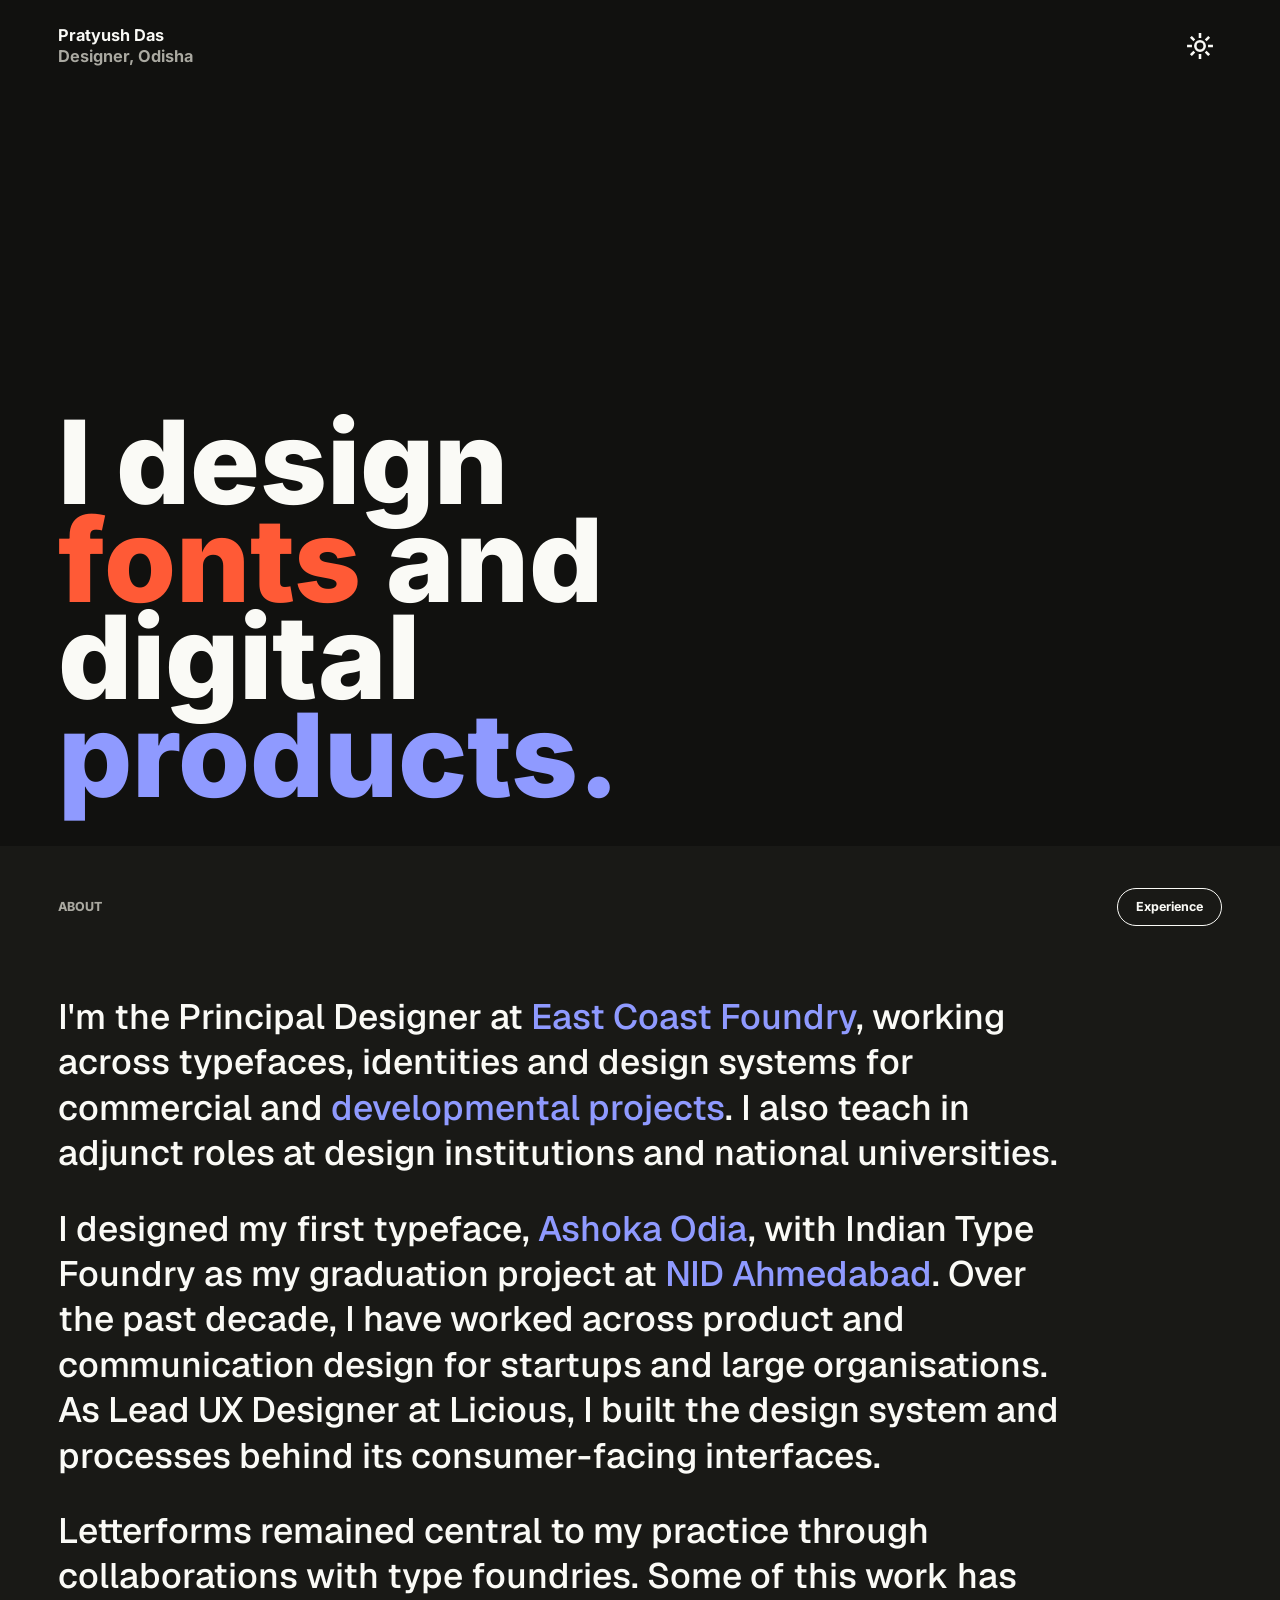
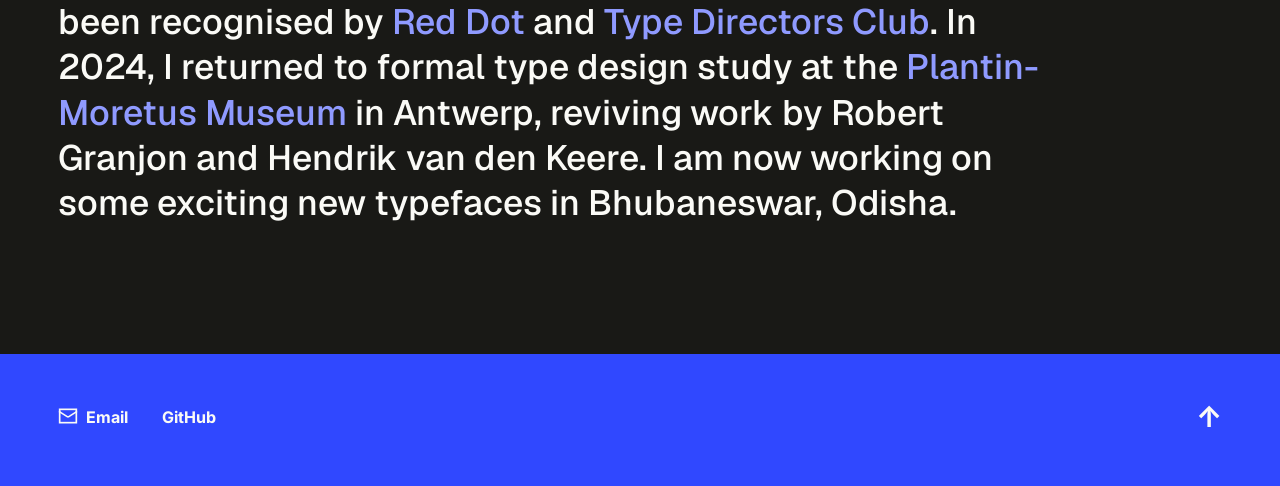
<file: index.html>
<!DOCTYPE html>
<html lang="en" data-theme="dark">
<head>
  <meta charset="UTF-8" />
  <meta name="viewport" content="width=device-width, initial-scale=1" />
  <meta name="theme-color" content="#11110f" />
  <meta name="color-scheme" content="dark light" />
  <meta name="author" content="Pratyush Das" />
  <meta name="referrer" content="strict-origin-when-cross-origin" />
  <meta
    name="description"
    content="I&apos;m Pratyush Das, a graphic designer in Odisha working across typefaces, identities and the graphic systems behind products and services."
  />
  <link rel="canonical" href="https://pratyushdas.in/" />

  <meta property="og:type" content="website" />
  <meta property="og:site_name" content="Pratyush Das" />
  <meta property="og:title" content="Pratyush Das | Graphic Designer" />
  <meta
    property="og:description"
    content="I design fonts and digital products."
  />
  <meta property="og:url" content="https://pratyushdas.in/" />
  <meta property="og:image" content="https://pratyushdas.in/assets/social-card.jpg" />
  <meta property="og:image:width" content="1200" />
  <meta property="og:image:height" content="630" />
  <meta
    property="og:image:alt"
    content="Pratyush Das — I design fonts and digital products."
  />
  <meta name="twitter:card" content="summary_large_image" />
  <meta name="twitter:title" content="Pratyush Das | Graphic Designer" />
  <meta
    name="twitter:description"
    content="I design fonts and digital products."
  />
  <meta name="twitter:image" content="https://pratyushdas.in/assets/social-card.jpg" />

  <title>Pratyush Das | Graphic Designer</title>
  <link rel="icon" href="assets/favicon.svg?v=2" type="image/svg+xml" />
  <link rel="icon" href="assets/favicon-32.png?v=2" sizes="32x32" type="image/png" />
  <link rel="shortcut icon" href="favicon.ico?v=2" />
  <link rel="apple-touch-icon" href="assets/apple-touch-icon.png?v=2" />
  <link
    rel="preload"
    href="assets/fonts/inter-latin-wght-normal.woff2"
    as="font"
    type="font/woff2"
    crossorigin
  />
  <script>
    try {
      const savedTheme = window.localStorage.getItem('pratyush-profile-theme');
      if (savedTheme === 'light' || savedTheme === 'dark') {
        document.documentElement.dataset.theme = savedTheme;
      }
    } catch (error) {
      // The dark default remains available when storage is restricted.
    }
  </script>
  <link rel="stylesheet" href="assets/styles.css?v=26" />
  <script type="application/ld+json">
    {
      "@context": "https://schema.org",
      "@type": "Person",
      "name": "Pratyush Das",
      "url": "https://pratyushdas.in/",
      "jobTitle": "Graphic Designer",
      "homeLocation": {
        "@type": "Place",
        "name": "Bhubaneswar, Odisha, India"
      },
      "worksFor": {
        "@type": "Organization",
        "name": "East Coast Foundry",
        "url": "https://eastcoastfoundry.com/"
      },
      "sameAs": [
        "https://github.com/Pratyush-D",
        "https://youngdesigners.nid.edu/archive/yd15/student/617"
      ]
    }
  </script>
</head>
<body>
  <a class="skip-link" href="#main">Skip to content</a>

  <header class="site-header" id="top">
    <div class="header-inner">
      <p class="site-identity">
          Pratyush Das<br />
          <span>Designer, Odisha</span>
      </p>
      <button
        class="theme-button"
        type="button"
        aria-label="Switch to light theme"
        title="Switch to light theme"
        data-theme-switch
      >
        <span class="theme-icon" aria-hidden="true">
          <svg class="theme-sun" data-theme-sun viewBox="0 0 24 24" fill="none" stroke="currentColor" stroke-linecap="square" stroke-linejoin="miter">
            <circle cx="12" cy="12" r="4" />
            <path d="M12 2v2M12 20v2M4.93 4.93l1.41 1.41M17.66 17.66l1.41 1.41M2 12h2M20 12h2M6.34 17.66l-1.41 1.41M19.07 4.93l-1.41 1.41" />
          </svg>
          <span class="theme-moon" data-theme-moon hidden>&#9790;</span>
        </span>
      </button>
    </div>
  </header>

  <main id="main" tabindex="-1">
    <section class="hero" aria-labelledby="hero-title">
      <h1 class="hero-title" id="hero-title">
        <span>I design</span>
        <span><span class="hero-word hero-word-hot">fonts</span> and</span>
        <span>digital</span>
        <span class="hero-word hero-word-cool">products.</span>
      </h1>
    </section>

    <section class="profile-section" id="journey" aria-labelledby="profile-title">
      <div class="page-frame">
        <h2 class="visually-hidden" id="profile-title">My work and experience</h2>

        <div class="section-head">
          <p class="section-label">About</p>
          <button
            class="resume-button"
            type="button"
            aria-pressed="false"
            data-resume-button
          >
            Experience
          </button>
        </div>

        <div class="view-shell" data-view-shell>
          <article class="view-panel narrative-panel" data-view-panel="narrative">
            <p>
              I&apos;m the Principal Designer at
              <a href="https://eastcoastfoundry.com/" target="_blank" rel="noreferrer">East Coast Foundry</a>,
              working across typefaces, identities and design systems for
              commercial and
              <a href="https://leelavati.in/en/supporters/acknowledgements" target="_blank" rel="noreferrer">developmental projects</a>.
              I also teach in adjunct roles at design institutions and
              national universities.
            </p>
            <p>
              I designed my first typeface,
              <a href="https://typographica.org/typeface-reviews/ashoka-odia/" target="_blank" rel="noreferrer">Ashoka Odia</a>,
              with Indian Type Foundry as my graduation project at
              <a href="https://youngdesigners.nid.edu/archive/yd15/student/617" target="_blank" rel="noreferrer">NID Ahmedabad</a>.
              Over the past decade, I have worked across product and
              communication design for startups and large organisations. As
              Lead UX Designer at Licious, I built the design system and
              processes behind its consumer-facing interfaces.
            </p>
            <p>
              Letterforms remained central to my practice through
              collaborations with type foundries. Some of this work has been
              recognised by
              <a href="https://www.red-dot.org/project/november-66415" target="_blank" rel="noreferrer">Red Dot</a>
              and
              <a href="https://www.oneclub.org/awards/tdcawards/-award/46267/november-south-asia/" target="_blank" rel="noreferrer">Type Directors Club</a>.
              In <time datetime="2024">2024</time>, I returned
              to formal type design study at the
              <a href="https://plantininstituut.be/en/project/in-plantins-footsteps-2025/" target="_blank" rel="noreferrer">Plantin-Moretus Museum</a>
              in Antwerp, reviving work by Robert Granjon and Hendrik van den
              Keere. I am now working on some exciting new typefaces in
              Bhubaneswar, Odisha.
            </p>
          </article>

          <article class="view-panel record-panel" data-view-panel="record">
            <section class="recognitions-section" aria-labelledby="recognitions-title">
              <h3 id="recognitions-title">Recognitions</h3>
              <ol class="recognition-list">
                <li><time>2023</time><p><strong><a href="https://www.red-dot.org/project/november-66415" target="_blank" rel="noreferrer">Red Dot</a></strong><span>Best of the Best, Communication Design</span></p></li>
                <li><time>2023</time><p><strong><a href="https://www.oneclub.org/awards/tdcawards/-award/46267/november-south-asia/" target="_blank" rel="noreferrer">Type Directors Club 69</a></strong><span>Citation for Typographic Excellence</span></p></li>
                <li><time>2022</time><p><strong>Licious Dexter Award</strong><span>Technical Excellence</span></p></li>
                <li><time>2017</time><p><strong><a href="https://typographica.org/typeface-reviews/ashoka-odia/" target="_blank" rel="noreferrer">Typographica</a></strong><span>Our Favourite Typefaces of 2017</span></p></li>
                <li><time>2013</time><p><strong>Honeywell Aerospace Challenge</strong><span>Runners-up</span></p></li>
                <li><time>2012 - 2013</time><p><strong><a href="https://theindiafrica.org/Contest2012-13Winners.html" target="_blank" rel="noreferrer">Indiafrica Poster Design</a></strong><span>Finalist</span></p></li>
              </ol>
            </section>

            <div class="record-columns">
              <section aria-labelledby="employment-title">
                <h3 id="employment-title">Work</h3>
                <ol class="record-list">
                  <li><time>2025 - Now</time><p><strong><a href="https://eastcoastfoundry.com/" target="_blank" rel="noreferrer">East Coast Foundry</a></strong><span>Principal Designer</span></p></li>
                  <li><time>2019 - 2024</time><p><strong>Typotheque</strong><span>Type Designer, contract</span></p></li>
                  <li><time>2020 - 2023</time><p><strong>Licious</strong><span>Lead UX Designer</span></p></li>
                  <li><time>2019 - 2020</time><p><strong>Future Enterprise Limited</strong><span>Senior Product Designer</span></p></li>
                  <li><time>2019</time><p><strong>Huerta Tipografica</strong><span>Type Design Consultant</span></p></li>
                  <li><time>2019</time><p><strong>Universal Thirst</strong><span>Type Design Consultant</span></p></li>
                  <li><time>2018 - 2019</time><p><strong>Abu Dhabi Financial Group</strong><span>Visual Designer, Product</span></p></li>
                  <li><time>2016 - 2017</time><p><strong>CPR Design Consulting</strong><span>Partner and Visual Designer</span></p></li>
                  <li><time>2015</time><p><strong>Indian Type Foundry</strong><span>Type Designer</span></p></li>
                  <li><time>2014</time><p><strong>Lopez Design</strong><span>Graphic Design Intern</span></p></li>
                </ol>
              </section>

              <section aria-labelledby="teaching-title">
                <h3 id="teaching-title">Teaching</h3>
                <ol class="record-list">
                  <li><time>Aug - Sep 2026</time><p><strong>Anant National University</strong><span>Basic Typography</span></p></li>
                  <li><time>Jun - Jul 2026</time><p><strong>Chitkara University</strong><span>Basic Graphic Design</span></p></li>
                  <li><time>Jan - Jun 2026</time><p><strong>NIFT Bhubaneswar</strong><span>Applied Semiotics</span></p></li>
                  <li><time>May 2026</time><p><strong>Chitkara University</strong><span>Jury</span></p></li>
                  <li><time>Mar 2026</time><p><strong>NID Ahmedabad</strong><span>One-week Type Design Bootcamp, Letter Design module</span></p></li>
                  <li><time>May / Oct / Dec 2025</time><p><strong>NIFT Bhubaneswar</strong><span>Publication Design, Colour Psychology and Jury</span></p></li>
                  <li><time>Jul - Sep 2024</time><p><strong>Chitkara University</strong><span>Design Projects, Semesters 5 &amp; 7</span></p></li>
                  <li><time>Mar 2024</time><p><strong>Presidency University</strong><span>Type Design workshop</span></p></li>
                  <li><time>Oct - Nov 2023</time><p><strong>JK Lakshmipat University</strong><span>Publication Design</span></p></li>
                </ol>
              </section>
            </div>

            <section class="education-section" aria-labelledby="education-title">
              <h3 id="education-title">Education</h3>
              <ol class="record-list education-list">
                <li><time>2024 - 2025</time><p><strong class="education-institution"><a href="https://plantininstituut.be/en/project/in-plantins-footsteps-2025/" target="_blank" rel="noreferrer">Plantin-Moretus Museum</a><span>Antwerp</span></strong><span>Expert Course in Type Design</span></p></li>
                <li><time>2011 - 2016</time><p><strong class="education-institution"><a href="https://youngdesigners.nid.edu/archive/yd15/student/617" target="_blank" rel="noreferrer">National Institute of Design</a><span>Ahmedabad</span></strong><span>Bachelor of Design</span></p></li>
              </ol>
            </section>
          </article>
        </div>
      </div>
    </section>
  </main>

  <footer class="footer">
    <div class="footer-links">
      <a class="footer-email" href="mailto:pratyush@eastcoastmedia.in">
        <svg aria-hidden="true" viewBox="0 0 24 24" fill="none" stroke="currentColor" stroke-linecap="square" stroke-linejoin="miter">
          <rect x="2" y="4" width="20" height="16" />
          <path d="m22 7-8.99 5.73a2 2 0 0 1-2.01 0L2 7" />
        </svg>
        <span>Email</span>
      </a>
      <a href="https://github.com/Pratyush-D" rel="me">GitHub</a>
    </div>
    <a class="footer-top" href="#top" aria-label="Return to the beginning" data-scroll-top>&uarr;</a>
  </footer>

  <script src="assets/main.js?v=9"></script>
</body>
</html>
</file>
<file: assets/styles.css>
@font-face {
  font-family: "Geist Variable";
  font-style: normal;
  font-display: swap;
  font-weight: 100 900;
  src: url("./fonts/geist-latin-wght-normal.woff2") format("woff2-variations");
  unicode-range: U+0000-00FF, U+0131, U+0152-0153, U+02BB-02BC,
    U+02C6, U+02DA, U+02DC, U+0304, U+0308, U+0329, U+2000-206F,
    U+20AC, U+2122, U+2191, U+2193, U+2212, U+2215, U+FEFF, U+FFFD;
}

@font-face {
  font-family: Inter;
  font-style: normal;
  font-display: swap;
  font-weight: 100 900;
  src: url("./fonts/inter-latin-wght-normal.woff2") format("woff2");
  unicode-range: U+0000-00FF, U+0131, U+0152-0153, U+02BB-02BC,
    U+02C6, U+02DA, U+02DC, U+0304, U+0308, U+0329, U+2000-206F,
    U+20AC, U+2122, U+2191, U+2193, U+2212, U+2215, U+FEFF, U+FFFD;
}

:root {
  --hot: #ff5a36;
  --cool: #8f9aff;
  --blue: #3048ff;
  --acid: #d9ff4f;
  --frame: 1500px;
  --gutter: clamp(44px, 4.5vw, 64px);
  --ease: cubic-bezier(0.22, 1, 0.36, 1);
  --font-sans: Inter, ui-sans-serif, system-ui, -apple-system, BlinkMacSystemFont, "Segoe UI", sans-serif;
  font-family: var(--font-sans);
}

html[data-theme="dark"] {
  --page: #11110f;
  --surface: #191916;
  --ink: #fafaf6;
  --muted: #aaa9a1;
  --line: rgba(250, 250, 246, 0.22);
  --control: #fafaf6;
  --control-ink: #11110f;
  color-scheme: dark;
}

html[data-theme="light"] {
  --page: #f1f1eb;
  --surface: #fafaf6;
  --ink: #11110f;
  --muted: #62625c;
  --line: rgba(17, 17, 15, 0.22);
  --control: #11110f;
  --control-ink: #fafaf6;
  color-scheme: light;
}

* {
  box-sizing: border-box;
}

html {
  max-width: 100%;
  overflow-x: clip;
  scroll-behavior: smooth;
}

body {
  margin: 0;
  width: 100%;
  max-width: 100%;
  overflow-x: clip;
  background: var(--page);
  color: var(--ink);
  font-family: var(--font-sans);
  font-synthesis: none;
  letter-spacing: 0;
  transition: background-color 260ms ease, color 260ms ease;
}

body::selection {
  background: var(--acid);
  color: #11110f;
}

a {
  color: inherit;
  text-decoration: none;
}

a,
button {
  -webkit-tap-highlight-color: transparent;
}

button {
  font: inherit;
}

#main:focus {
  outline: 0;
}

h1,
h2,
h3,
p,
ol {
  margin: 0;
}

h1,
h2,
h3,
p,
strong,
span,
a {
  max-width: 100%;
  overflow-wrap: anywhere;
}

.visually-hidden {
  position: absolute;
  width: 1px;
  height: 1px;
  padding: 0;
  margin: -1px;
  overflow: hidden;
  clip: rect(0, 0, 0, 0);
  white-space: nowrap;
  border: 0;
}

.skip-link {
  position: fixed;
  top: 14px;
  left: 14px;
  z-index: 100;
  transform: translateY(-180%);
  background: var(--acid);
  color: #11110f;
  padding: 10px 14px;
  font-size: 0.84rem;
  font-weight: 760;
}

.skip-link:focus {
  transform: translateY(0);
}

.header-inner,
.hero,
.page-frame {
  width: 100%;
  max-width: var(--frame);
  margin-inline: auto;
  padding-inline: var(--gutter);
}

.site-header {
  position: sticky;
  top: 0;
  z-index: 50;
  width: 100%;
  background: var(--page);
  color: var(--ink);
  transition: background-color 260ms ease, color 260ms ease;
}

.header-inner {
  min-height: 92px;
  display: flex;
  align-items: center;
  justify-content: space-between;
  gap: 28px;
}

.site-identity {
  font-size: 1.02rem;
  font-weight: 680;
  line-height: 1.28;
}

.site-identity span {
  color: var(--muted);
}

.theme-button {
  display: none;
  flex: 0 0 auto;
  width: 44px;
  height: 44px;
  border: 0;
  background: transparent;
  color: inherit;
  cursor: pointer;
  font-size: 1.8rem;
  font-weight: 500;
  line-height: 1;
  padding: 0;
  transition: color 180ms ease, transform 240ms var(--ease);
}

.js-enabled .theme-button {
  display: block;
}

.theme-button:hover,
.theme-button:focus-visible {
  color: var(--hot);
  outline: 0;
  transform: rotate(12deg);
}

.theme-icon {
  display: grid;
  width: 100%;
  height: 100%;
  place-items: center;
}

.theme-sun {
  grid-area: 1 / 1;
  width: 28px;
  height: 28px;
  stroke-width: 2.2;
}

.theme-moon {
  grid-area: 1 / 1;
  font-size: 1.8rem;
  line-height: 1;
}

.theme-icon [hidden] {
  display: none;
}

.footer a:focus-visible {
  color: var(--acid);
  border-color: currentColor;
  outline: 0;
}

.error-page {
  min-height: 100svh;
}

.error-main {
  min-height: 100svh;
  display: flex;
  flex-direction: column;
  justify-content: space-between;
  padding: 28px var(--gutter) 38px;
}

.error-main h1 {
  color: var(--hot);
  font-size: 12rem;
  font-weight: 800;
  line-height: 0.8;
}

.error-return {
  align-self: flex-end;
  color: var(--cool);
  font-size: 2rem;
  line-height: 1;
}

.error-return:hover,
.error-return:focus-visible {
  color: var(--hot);
  outline: 0;
}

.hero {
  min-height: calc(94svh - 92px);
  display: flex;
  align-items: flex-end;
  padding-top: 34px;
  padding-bottom: 42px;
  background: var(--page);
}

.hero-title {
  align-self: end;
  display: grid;
  width: 100%;
  font-size: 9rem;
  font-weight: 830;
  line-height: 0.84;
}

.hero-title > span {
  display: block;
}

.hero-word-hot {
  color: var(--hot);
}

.hero-word-cool {
  color: var(--cool);
}

.profile-section {
  scroll-margin-top: 92px;
  min-height: 100svh;
  background: var(--surface);
  color: var(--ink);
  padding-block: 42px 128px;
  transition: background-color 260ms ease, color 260ms ease;
}

.section-head {
  display: flex;
  align-items: center;
  justify-content: space-between;
  gap: 28px;
}

.section-label {
  color: var(--muted);
  font-size: 0.78rem;
  font-weight: 760;
  line-height: 1;
  text-transform: uppercase;
}

.resume-button {
  display: none;
  min-height: 38px;
  align-items: center;
  justify-content: flex-end;
  border: 1px solid var(--ink);
  border-radius: 999px;
  padding: 0 18px;
  background: transparent;
  color: var(--ink);
  cursor: pointer;
  font-size: 0.78rem;
  font-weight: 720;
  line-height: 1;
  transition: background-color 220ms ease, color 220ms ease;
}

.js-enabled .resume-button {
  display: inline-flex;
}

.resume-button[aria-pressed="true"] {
  background: var(--ink);
  color: var(--surface);
}

.resume-button:hover,
.resume-button:focus-visible {
  background: var(--ink);
  color: var(--surface);
  outline: 0;
}

.view-shell {
  margin-top: 68px;
}

.view-panel + .view-panel {
  margin-top: 110px;
  border-top: 1px solid var(--line);
  padding-top: 70px;
}

.js-enabled .view-panel + .view-panel {
  margin-top: 0;
  border-top: 0;
  padding-top: 0;
}

.js-enabled .view-panel[hidden] {
  display: none;
}

.js-enabled .view-panel.is-leaving {
  animation: panel-leave 190ms ease both;
}

.js-enabled .view-panel.is-entering {
  animation: panel-enter 460ms var(--ease) both;
}

.narrative-panel p {
  max-width: 42ch;
  font-family: "Geist Variable", var(--font-sans);
  font-size: 2.4rem;
  font-weight: 520;
  line-height: 1.29;
}

.narrative-panel p + p {
  margin-top: 0.85em;
}

.narrative-panel time {
  color: inherit;
  font-weight: inherit;
}

.narrative-panel a {
  color: var(--cool);
  text-decoration: underline;
  text-decoration-color: transparent;
  text-decoration-thickness: 0.07em;
  text-underline-offset: 0.12em;
  transition: color 180ms ease, text-decoration-color 180ms ease;
}

.narrative-panel a:hover,
.narrative-panel a:focus-visible {
  color: var(--hot);
  outline: 0;
  text-decoration-color: currentColor;
}

.recognitions-section {
  margin-bottom: 96px;
}

.education-section {
  margin-top: 96px;
}

.record-panel h3 {
  font-size: 2.15rem;
  font-weight: 720;
  line-height: 1;
}

.recognition-list {
  display: grid;
  grid-template-columns: repeat(3, minmax(0, 1fr));
  gap: 38px 32px;
  list-style: none;
  margin-top: 24px;
  padding: 0;
}

.recognition-list li {
  border-top: 1px solid var(--ink);
  padding-top: 14px;
}

.recognition-list time {
  color: var(--muted);
  font-size: 0.76rem;
  font-variant-numeric: tabular-nums;
  font-weight: 680;
  line-height: 1.3;
  text-transform: uppercase;
}

.recognition-list p {
  display: grid;
  gap: 5px;
  margin-top: 13px;
}

.recognition-list strong {
  font-size: 1.05rem;
  font-weight: 700;
  line-height: 1.2;
}

.recognition-list span {
  max-width: none;
  color: var(--muted);
  font-size: 0.96rem;
  line-height: 1.4;
}

.record-panel a {
  color: inherit;
  text-decoration: underline;
  text-decoration-color: transparent;
  text-decoration-thickness: 0.07em;
  text-underline-offset: 0.12em;
  transition: text-decoration-color 180ms ease;
}

.record-panel a::after {
  content: "\2197";
  margin-left: 0.28em;
  color: var(--muted);
  font-size: 0.68em;
  font-weight: 700;
  vertical-align: 0.18em;
}

.record-panel a:hover,
.record-panel a:focus-visible {
  outline: 0;
  text-decoration-color: var(--muted);
}

.record-columns {
  display: grid;
  grid-template-columns: repeat(2, minmax(0, 1fr));
  gap: clamp(48px, 4.5vw, 68px);
}

.record-list {
  list-style: none;
  margin-top: 24px;
  padding: 0;
  border-top: 1px solid var(--ink);
}

.record-list li {
  display: grid;
  grid-template-columns: 126px minmax(0, 1fr);
  gap: 20px;
  border-bottom: 1px solid var(--line);
  padding-block: 15px 17px;
}

.record-list time {
  color: var(--muted);
  font-size: 0.76rem;
  font-variant-numeric: tabular-nums;
  font-weight: 680;
  line-height: 1.3;
  text-transform: uppercase;
}

.record-list p {
  display: grid;
  gap: 4px;
}

.record-list strong {
  font-size: 1.05rem;
  font-weight: 700;
  line-height: 1.2;
}

.record-list span {
  color: var(--muted);
  font-size: 0.96rem;
  line-height: 1.4;
}

.education-list p {
  grid-template-columns: minmax(220px, 0.8fr) minmax(0, 1.2fr);
  align-items: baseline;
  gap: 32px;
}

.education-institution {
  display: flex;
  flex-wrap: wrap;
  align-items: baseline;
  gap: 0.5em;
}

.education-institution span {
  font-weight: 500;
}

.footer {
  min-height: 132px;
  display: grid;
  grid-template-columns: 1fr auto;
  align-items: center;
  gap: 28px;
  width: 100%;
  padding: 30px max(var(--gutter), calc((100% - var(--frame)) / 2 + var(--gutter)));
  background: var(--blue);
  color: #fafaf6;
}

.footer-links {
  display: flex;
  flex-wrap: wrap;
  gap: 34px;
}

.footer-links > a {
  display: inline-flex;
  align-items: center;
}

.footer-email {
  gap: 0.5em;
}

.footer-email svg {
  width: 20px;
  height: 20px;
  flex: 0 0 auto;
  stroke-width: 2;
  transform: translateY(-1px);
}

.footer a {
  font-size: 1rem;
  font-weight: 720;
  line-height: 1;
  border-bottom: 1px solid transparent;
  padding-bottom: 4px;
}

.footer a:hover {
  border-color: currentColor;
}

.footer-top {
  font-size: 1.8rem !important;
  justify-self: end;
}

@keyframes panel-leave {
  from {
    opacity: 1;
    transform: translateY(0);
  }

  to {
    opacity: 0;
    transform: translateY(-14px);
  }
}

@keyframes panel-enter {
  from {
    opacity: 0;
    transform: translateY(20px);
  }

  to {
    opacity: 1;
    transform: translateY(0);
  }
}

@media (prefers-reduced-motion: reduce) {
  html {
    scroll-behavior: auto;
  }

  *,
  *::before,
  *::after {
    animation-duration: 1ms !important;
    animation-iteration-count: 1 !important;
    scroll-behavior: auto !important;
    transition-duration: 1ms !important;
  }
}

@media (max-width: 1280px) {
  .hero-title {
    font-size: 7.25rem;
  }

  .narrative-panel p {
    font-size: 2.2rem;
  }
}

@media (max-width: 980px) {
  :root {
    --gutter: 28px;
  }

  .hero-title {
    font-size: 5.6rem;
  }

  .narrative-panel p {
    font-size: 2rem;
  }

  .record-columns {
    grid-template-columns: 1fr;
    gap: 88px;
  }

  .recognition-list {
    grid-template-columns: repeat(2, minmax(0, 1fr));
  }
}

@media (max-width: 760px) {
  :root {
    --gutter: 18px;
  }

  .header-inner {
    min-height: 76px;
  }

  .site-identity {
    font-size: 0.9rem;
  }

  .theme-button {
    width: 38px;
    height: 38px;
    font-size: 1.55rem;
  }

  .hero {
    min-height: calc(92svh - 76px);
    padding-top: 30px;
    padding-bottom: 24px;
  }

  .hero-title {
    font-size: 4.15rem;
    line-height: 0.88;
  }

  .profile-section {
    scroll-margin-top: 76px;
    padding-block: 32px 84px;
  }

  .view-shell {
    margin-top: 52px;
  }

  .narrative-panel p {
    font-size: 1.58rem;
    line-height: 1.31;
  }

  .record-panel h3 {
    font-size: 2rem;
  }

  .recognitions-section {
    margin-bottom: 80px;
  }

  .education-section {
    margin-top: 80px;
  }

  .recognition-list {
    grid-template-columns: 1fr;
    gap: 34px;
  }

  .footer {
    min-height: 112px;
    padding-inline: var(--gutter);
  }

  .error-main h1 {
    font-size: 7rem;
  }
}

@media (max-width: 480px) {
  .hero-title {
    font-size: 3.4rem;
  }

  .narrative-panel p {
    font-size: 1.48rem;
  }

  .record-list li {
    grid-template-columns: 1fr;
    gap: 8px;
  }

  .education-list p {
    grid-template-columns: 1fr;
    gap: 4px;
  }
}
</file>
